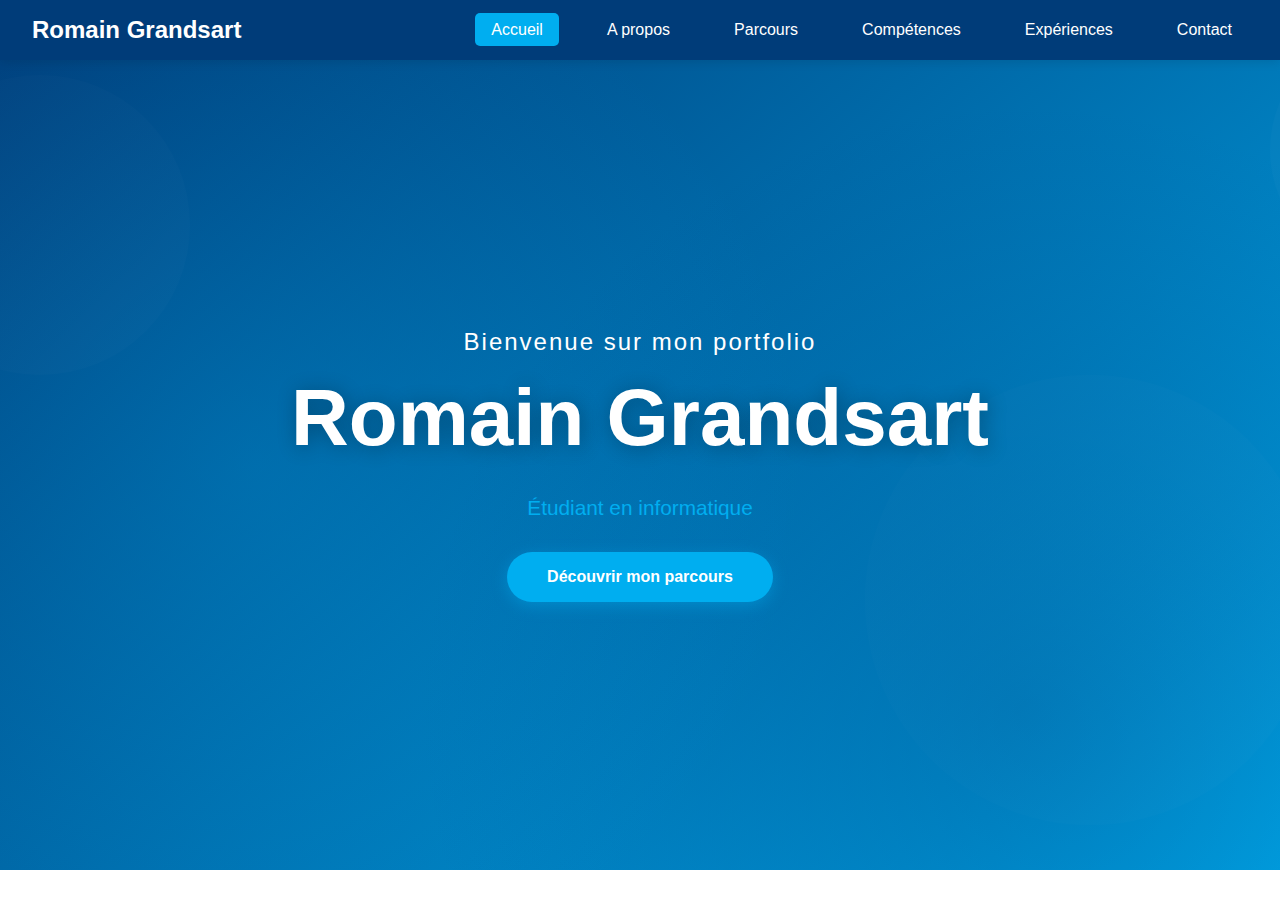
<file: index.html>
<!DOCTYPE html>
<html lang="fr">
<head>
  <meta charset="UTF-8">
  <meta name="viewport" content="width=device-width, initial-scale=1.0">
  <title>Portfolio - Romain Grandsart</title>
  <link rel="stylesheet" href="style.css">
</head>
<body>
  <!-- Navigation -->
  <nav>
    <div class="logo">Romain Grandsart</div>
    <ul>
      <li><a href="index.html" class="active">Accueil</a></li>
      <li><a href="apropos.html">A propos</a></li>
      <li><a href="parcours.html">Parcours</a></li>
      <li><a href="competences.html">Compétences</a></li>
      <li><a href="experiences.html">Expériences</a></li>
      <li><a href="contact.html">Contact</a></li>
    </ul>
  </nav>

  <!-- Hero Section -->
  <section class="hero">
    <div class="hero-content">
      <p class="hero-welcome">Bienvenue sur mon portfolio</p>
      <h1>Romain Grandsart</h1>
      <p class="hero-subtitle">Étudiant en informatique</p>
      <a href="apropos.html" class="cta-button">Découvrir mon parcours</a>
    </div>
  </section>

</body>
</html>
</file>
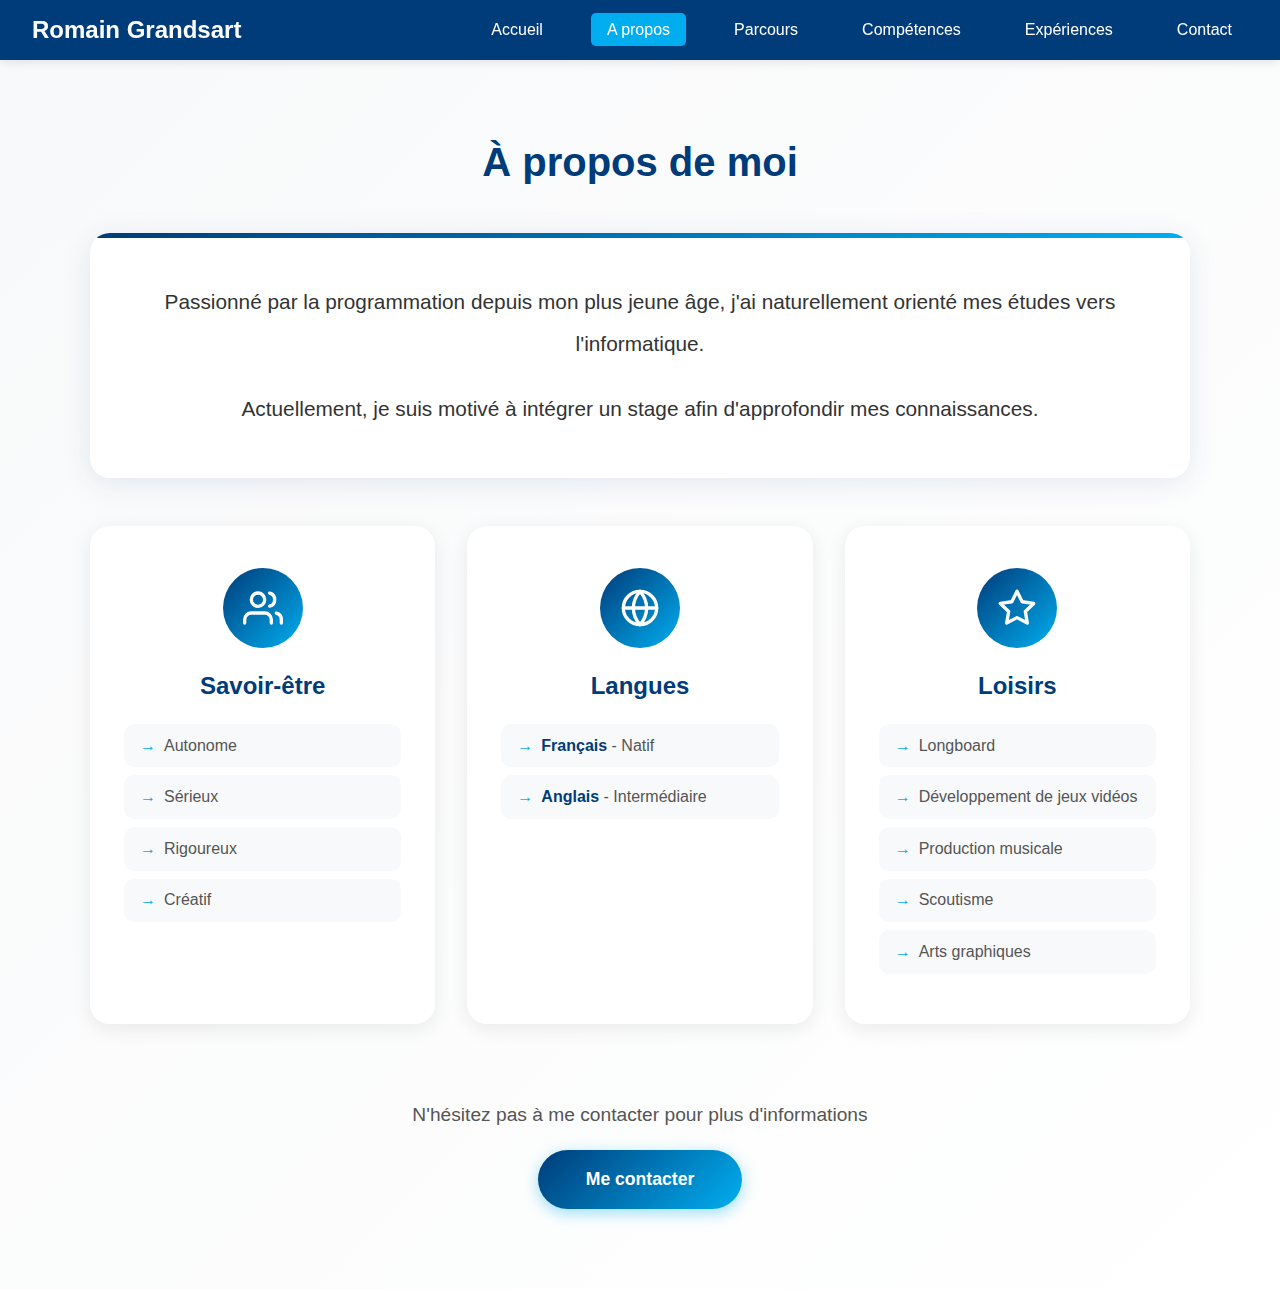
<file: apropos.html>
<!DOCTYPE html>
<html lang="fr">
<head>
  <meta charset="UTF-8">
  <meta name="viewport" content="width=device-width, initial-scale=1.0">
  <title>À propos - Romain Grandsart</title>
  <link rel="stylesheet" href="style.css">
  <link rel="stylesheet" href="apropos.css">
</head>
<body>
  <!-- Navigation -->
  <nav>
    <div class="logo">Romain Grandsart</div>
    <ul>
      <li><a href="index.html">Accueil</a></li>
      <li><a href="apropos.html" class="active">A propos</a></li>
      <li><a href="parcours.html">Parcours</a></li>
      <li><a href="competences.html">Compétences</a></li>
      <li><a href="experiences.html">Expériences</a></li>
      <li><a href="contact.html">Contact</a></li>
    </ul>
  </nav>

  <!-- À propos Section -->
  <section class="apropos-section">
    <div class="container">
      <h2 class="section-title">À propos de moi</h2>
      
      <div class="apropos-content">
        <div class="apropos-text">
          <p class="intro-text">
            Passionné par la programmation depuis mon plus jeune âge, j'ai naturellement orienté mes études vers l'informatique.
          </p>
          <p class="intro-text">
            Actuellement, je suis motivé à intégrer un stage afin d'approfondir mes connaissances.
          </p>
        </div>

        <div class="apropos-cards">
          <!-- Card Savoir-être -->
          <div class="info-card">
            <div class="card-icon">
              <svg xmlns="http://www.w3.org/2000/svg" width="40" height="40" viewBox="0 0 24 24" fill="none" stroke="currentColor" stroke-width="2" stroke-linecap="round" stroke-linejoin="round">
                <path d="M17 21v-2a4 4 0 0 0-4-4H5a4 4 0 0 0-4 4v2"></path>
                <circle cx="9" cy="7" r="4"></circle>
                <path d="M23 21v-2a4 4 0 0 0-3-3.87"></path>
                <path d="M16 3.13a4 4 0 0 1 0 7.75"></path>
              </svg>
            </div>
            <h3>Savoir-être</h3>
            <ul>
              <li>Autonome</li>
              <li>Sérieux</li>
              <li>Rigoureux</li>
              <li>Créatif</li>
            </ul>
          </div>

          <!-- Card Langues -->
          <div class="info-card">
            <div class="card-icon">
              <svg xmlns="http://www.w3.org/2000/svg" width="40" height="40" viewBox="0 0 24 24" fill="none" stroke="currentColor" stroke-width="2" stroke-linecap="round" stroke-linejoin="round">
                <circle cx="12" cy="12" r="10"></circle>
                <line x1="2" y1="12" x2="22" y2="12"></line>
                <path d="M12 2a15.3 15.3 0 0 1 4 10 15.3 15.3 0 0 1-4 10 15.3 15.3 0 0 1-4-10 15.3 15.3 0 0 1 4-10z"></path>
              </svg>
            </div>
            <h3>Langues</h3>
            <ul>
              <li><strong>Français</strong> - Natif</li>
              <li><strong>Anglais</strong> - Intermédiaire</li>
            </ul>
          </div>

          <!-- Card Loisirs -->
          <div class="info-card">
            <div class="card-icon">
              <svg xmlns="http://www.w3.org/2000/svg" width="40" height="40" viewBox="0 0 24 24" fill="none" stroke="currentColor" stroke-width="2" stroke-linecap="round" stroke-linejoin="round">
                <polygon points="12 2 15.09 8.26 22 9.27 17 14.14 18.18 21.02 12 17.77 5.82 21.02 7 14.14 2 9.27 8.91 8.26 12 2"></polygon>
              </svg>
            </div>
            <h3>Loisirs</h3>
            <ul>
              <li>Longboard</li>
              <li>Développement de jeux vidéos</li>
              <li>Production musicale</li>
              <li>Scoutisme</li>
              <li>Arts graphiques</li>
            </ul>
          </div>
        </div>

        <div class="cta-section">
          <p class="cta-text">N'hésitez pas à me contacter pour plus d'informations</p>
          <a href="contact.html" class="cta-button-apropos">Me contacter</a>
        </div>
      </div>
    </div>
  </section>

</body>
</html>
</file>
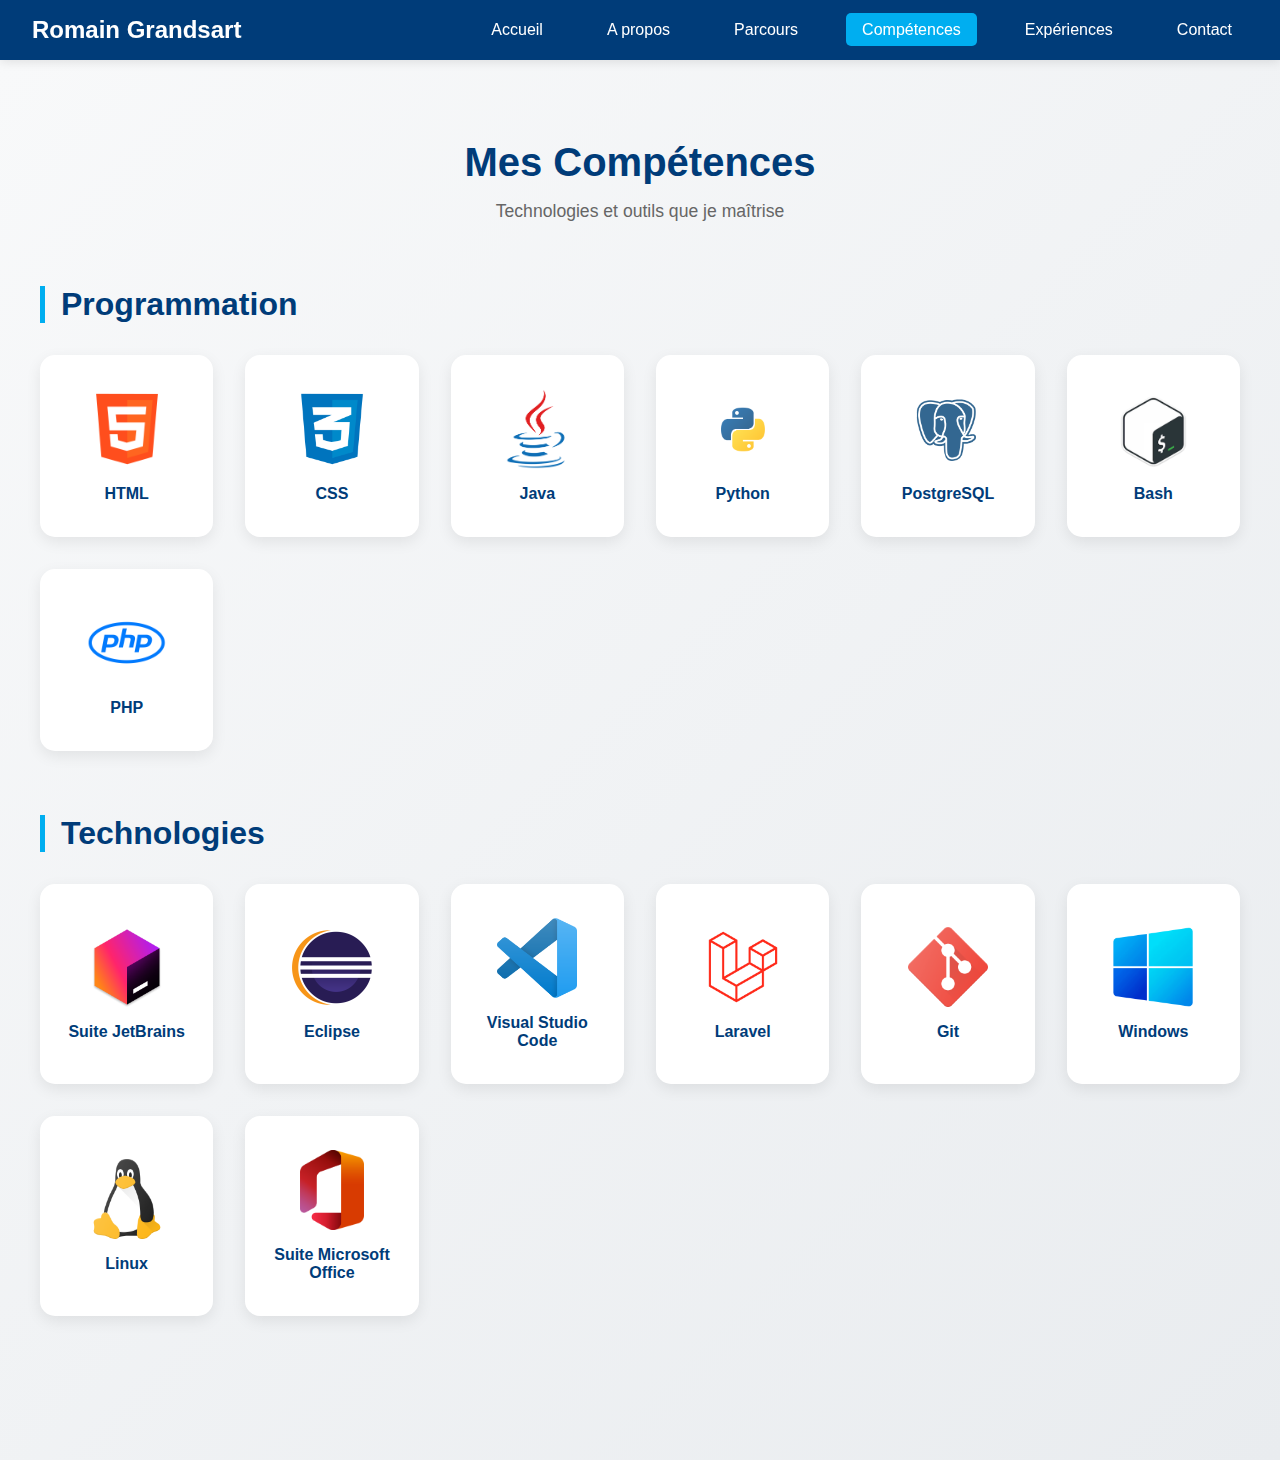
<file: competences.html>
<!DOCTYPE html>
<html lang="fr">
<head>
  <meta charset="UTF-8">
  <meta name="viewport" content="width=device-width, initial-scale=1.0">
  <title>Compétences - Romain Grandsart</title>
  <link rel="stylesheet" href="style.css">
  <link rel="stylesheet" href="competences.css">
</head>
<body>
  <!-- Navigation -->
  <nav>
    <div class="logo">Romain Grandsart</div>
    <ul>
      <li><a href="index.html">Accueil</a></li>
      <li><a href="apropos.html">A propos</a></li>
      <li><a href="parcours.html">Parcours</a></li>
      <li><a href="competences.html" class="active">Compétences</a></li>
      <li><a href="experiences.html">Expériences</a></li>
      <li><a href="contact.html">Contact</a></li>
    </ul>
  </nav>

  <!-- Compétences Section -->
  <section class="competences-section">
    <div class="container">
      <h2 class="section-title">Mes Compétences</h2>
      <p class="section-subtitle">Technologies et outils que je maîtrise</p>
      
      <!-- Programmation -->
      <div class="competences-category">
        <h3 class="category-title">Programmation</h3>
        <div class="competences-grid">
          <div class="competence-card">
            <img src="images/html.png" alt="HTML" class="competence-icon">
            <p>HTML</p>
          </div>
          <div class="competence-card">
            <img src="images/css.png" alt="CSS" class="competence-icon">
            <p>CSS</p>
          </div>
          <div class="competence-card">
            <img src="images/java.png" alt="Java" class="competence-icon">
            <p>Java</p>
          </div>
          <div class="competence-card">
            <img src="images/python.png" alt="Python" class="competence-icon">
            <p>Python</p>
          </div>
          <div class="competence-card">
            <img src="images/postgresql.png" alt="PostgreSQL" class="competence-icon">
            <p>PostgreSQL</p>
          </div>
          <div class="competence-card">
            <img src="images/bash.png" alt="Bash" class="competence-icon">
            <p>Bash</p>
          </div>
          <div class="competence-card">
            <img src="images/php.png" alt="PHP" class="competence-icon">
            <p>PHP</p>
          </div>
        </div>
      </div>

      <!-- Technologies -->
      <div class="competences-category">
        <h3 class="category-title">Technologies</h3>
        <div class="competences-grid">
          <div class="competence-card">
            <img src="images/jetbrains.png" alt="Suite JetBrains" class="competence-icon">
            <p>Suite JetBrains</p>
          </div>
          <div class="competence-card">
            <img src="images/eclipse.png" alt="Eclipse" class="competence-icon">
            <p>Eclipse</p>
          </div>
          <div class="competence-card">
            <img src="images/vscode.png" alt="Visual Studio Code" class="competence-icon">
            <p>Visual Studio Code</p>
          </div>
          <div class="competence-card">
            <img src="images/laravel.png" alt="Laravel" class="competence-icon">
            <p>Laravel</p>
          </div>
          <div class="competence-card">
            <img src="images/git.png" alt="Git" class="competence-icon">
            <p>Git</p>
          </div>
          <div class="competence-card">
            <img src="images/windows.png" alt="Windows" class="competence-icon">
            <p>Windows</p>
          </div>
          <div class="competence-card">
            <img src="images/linux.png" alt="Linux" class="competence-icon">
            <p>Linux</p>
          </div>
          <div class="competence-card">
            <img src="images/office.png" alt="Suite Microsoft Office" class="competence-icon">
            <p>Suite Microsoft Office</p>
          </div>
        </div>
      </div>

    </div>
  </section>

</body>
</html>
</file>
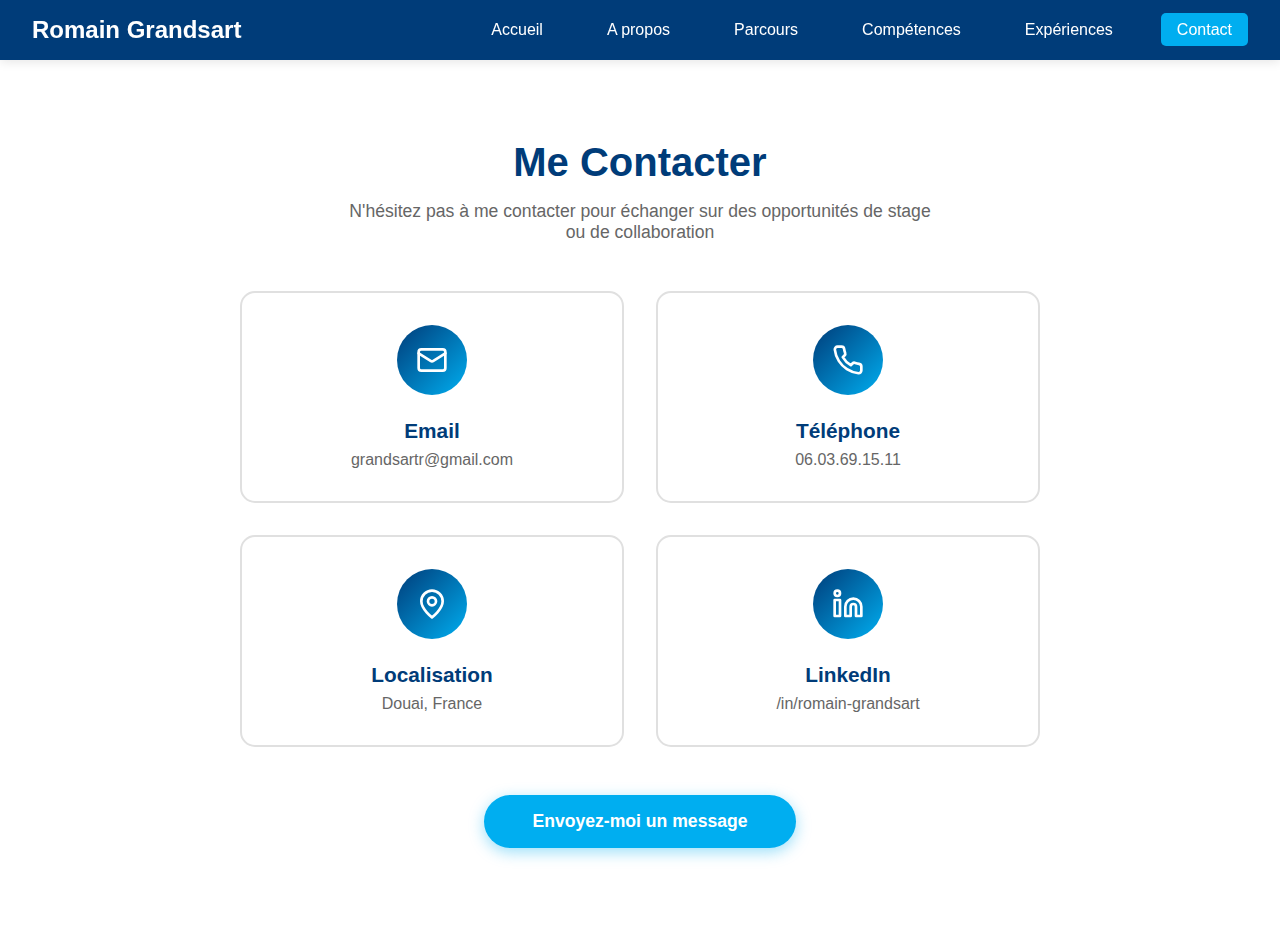
<file: contact.html>
<!DOCTYPE html>
<html lang="fr">
<head>
  <meta charset="UTF-8">
  <meta name="viewport" content="width=device-width, initial-scale=1.0">
  <title>Contact - Romain Grandsart</title>
  <link rel="stylesheet" href="style.css">
</head>
<body>
  <!-- Navigation -->
  <nav>
    <div class="logo">Romain Grandsart</div>
    <ul>
      <li><a href="index.html">Accueil</a></li>
      <li><a href="apropos.html">A propos</a></li>
      <li><a href="parcours.html">Parcours</a></li>
      <li><a href="competences.html">Compétences</a></li>
      <li><a href="experiences.html">Expériences</a></li>
      <li><a href="contact.html" class="active">Contact</a></li>
    </ul>
  </nav>

  <!-- Contact Section -->
  <section class="contact-section">
    <div class="container">
      <h2 class="section-title">Me Contacter</h2>
      <p class="section-subtitle">N'hésitez pas à me contacter pour échanger sur des opportunités de stage ou de collaboration</p>
      
      <div class="contact-grid">
        <!-- Email Card -->
        <a href="mailto:grandsartr@gmail.com" class="contact-card">
          <div class="icon-wrapper">
            <svg xmlns="http://www.w3.org/2000/svg" width="32" height="32" viewBox="0 0 24 24" fill="none" stroke="currentColor" stroke-width="2" stroke-linecap="round" stroke-linejoin="round">
              <rect x="2" y="4" width="20" height="16" rx="2"/>
              <path d="m22 7-8.97 5.7a1.94 1.94 0 0 1-2.06 0L2 7"/>
            </svg>
          </div>
          <h3>Email</h3>
          <p>grandsartr@gmail.com</p>
        </a>

        <!-- Phone Card -->
        <a href="tel:+33603691511" class="contact-card">
          <div class="icon-wrapper">
            <svg xmlns="http://www.w3.org/2000/svg" width="32" height="32" viewBox="0 0 24 24" fill="none" stroke="currentColor" stroke-width="2" stroke-linecap="round" stroke-linejoin="round">
              <path d="M22 16.92v3a2 2 0 0 1-2.18 2 19.79 19.79 0 0 1-8.63-3.07 19.5 19.5 0 0 1-6-6 19.79 19.79 0 0 1-3.07-8.67A2 2 0 0 1 4.11 2h3a2 2 0 0 1 2 1.72 12.84 12.84 0 0 0 .7 2.81 2 2 0 0 1-.45 2.11L8.09 9.91a16 16 0 0 0 6 6l1.27-1.27a2 2 0 0 1 2.11-.45 12.84 12.84 0 0 0 2.81.7A2 2 0 0 1 22 16.92z"/>
            </svg>
          </div>
          <h3>Téléphone</h3>
          <p>06.03.69.15.11</p>
        </a>

        <!-- Location Card -->
        <div class="contact-card location-card">
          <div class="icon-wrapper">
            <svg xmlns="http://www.w3.org/2000/svg" width="32" height="32" viewBox="0 0 24 24" fill="none" stroke="currentColor" stroke-width="2" stroke-linecap="round" stroke-linejoin="round">
              <path d="M20 10c0 6-8 12-8 12s-8-6-8-12a8 8 0 0 1 16 0Z"/>
              <circle cx="12" cy="10" r="3"/>
            </svg>
          </div>
          <h3>Localisation</h3>
          <p>Douai, France</p>
        </div>

        <!-- LinkedIn Card -->
        <a href="https://linkedin.com/in/romain-grandsart" target="_blank" rel="noopener noreferrer" class="contact-card">
          <div class="icon-wrapper">
            <svg xmlns="http://www.w3.org/2000/svg" width="32" height="32" viewBox="0 0 24 24" fill="none" stroke="currentColor" stroke-width="2" stroke-linecap="round" stroke-linejoin="round">
              <path d="M16 8a6 6 0 0 1 6 6v7h-4v-7a2 2 0 0 0-2-2 2 2 0 0 0-2 2v7h-4v-7a6 6 0 0 1 6-6z"/>
              <rect x="2" y="9" width="4" height="12"/>
              <circle cx="4" cy="4" r="2"/>
            </svg>
          </div>
          <h3>LinkedIn</h3>
          <p>/in/romain-grandsart</p>
        </a>

      </div>

      <div class="cta-section">
        <a href="mailto:grandsartr@gmail.com" class="cta-button-contact">Envoyez-moi un message</a>
      </div>
    </div>
  </section>

</body>
</html>
</file>
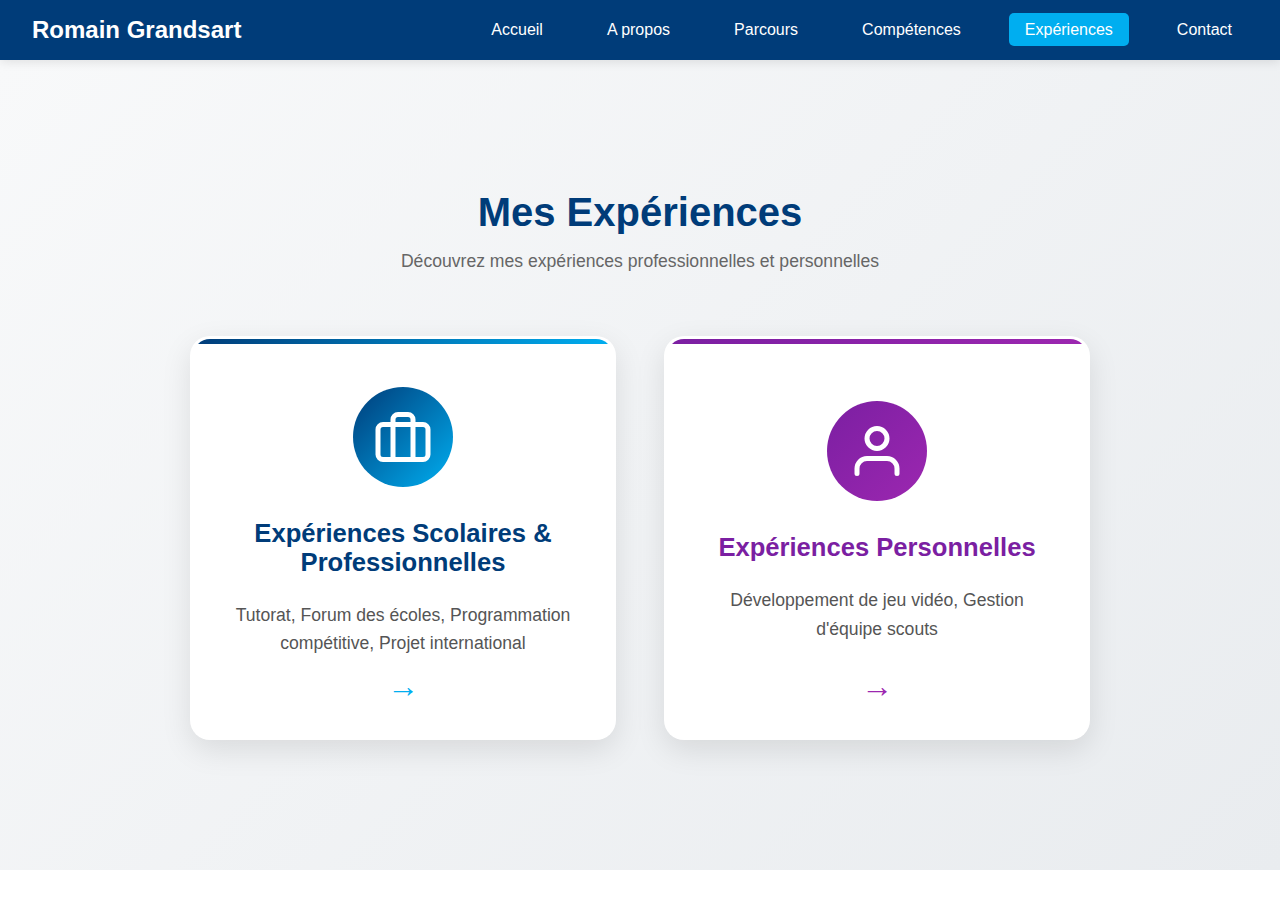
<file: experiences.html>
<!DOCTYPE html>
<html lang="fr">
<head>
  <meta charset="UTF-8">
  <meta name="viewport" content="width=device-width, initial-scale=1.0">
  <title>Expériences - Romain Grandsart</title>
  <link rel="stylesheet" href="style.css">
  <link rel="stylesheet" href="experiences.css">
</head>
<body>
  <!-- Navigation -->
  <nav>
    <div class="logo">Romain Grandsart</div>
    <ul>
      <li><a href="index.html">Accueil</a></li>
      <li><a href="apropos.html">A propos</a></li>
      <li><a href="parcours.html">Parcours</a></li>
      <li><a href="competences.html">Compétences</a></li>
      <li><a href="experiences.html" class="active">Expériences</a></li>
      <li><a href="contact.html">Contact</a></li>
    </ul>
  </nav>

  <!-- Expériences Section -->
  <section class="experiences-section">
    <div class="container">
      <h2 class="section-title">Mes Expériences</h2>
      <p class="section-subtitle">Découvrez mes expériences professionnelles et personnelles</p>
      
      <div class="experiences-choice">
        <!-- Carte Expériences Scolaires/Professionnelles -->
        <a href="experiences-professionnelles.html" class="experience-choice-card pro">
          <div class="card-icon">
            <svg xmlns="http://www.w3.org/2000/svg" width="60" height="60" viewBox="0 0 24 24" fill="none" stroke="currentColor" stroke-width="2" stroke-linecap="round" stroke-linejoin="round">
              <rect x="2" y="7" width="20" height="14" rx="2" ry="2"></rect>
              <path d="M16 21V5a2 2 0 0 0-2-2h-4a2 2 0 0 0-2 2v16"></path>
            </svg>
          </div>
          <h3>Expériences Scolaires & Professionnelles</h3>
          <p>Tutorat, Forum des écoles, Programmation compétitive, Projet international</p>
          <div class="card-arrow">→</div>
        </a>

        <!-- Carte Expériences Personnelles -->
        <a href="experiences-personnelles.html" class="experience-choice-card perso">
          <div class="card-icon">
            <svg xmlns="http://www.w3.org/2000/svg" width="60" height="60" viewBox="0 0 24 24" fill="none" stroke="currentColor" stroke-width="2" stroke-linecap="round" stroke-linejoin="round">
              <path d="M20 21v-2a4 4 0 0 0-4-4H8a4 4 0 0 0-4 4v2"></path>
              <circle cx="12" cy="7" r="4"></circle>
            </svg>
          </div>
          <h3>Expériences Personnelles</h3>
          <p>Développement de jeu vidéo, Gestion d'équipe scouts</p>
          <div class="card-arrow">→</div>
        </a>
      </div>
    </div>
  </section>

</body>
</html>
</file>
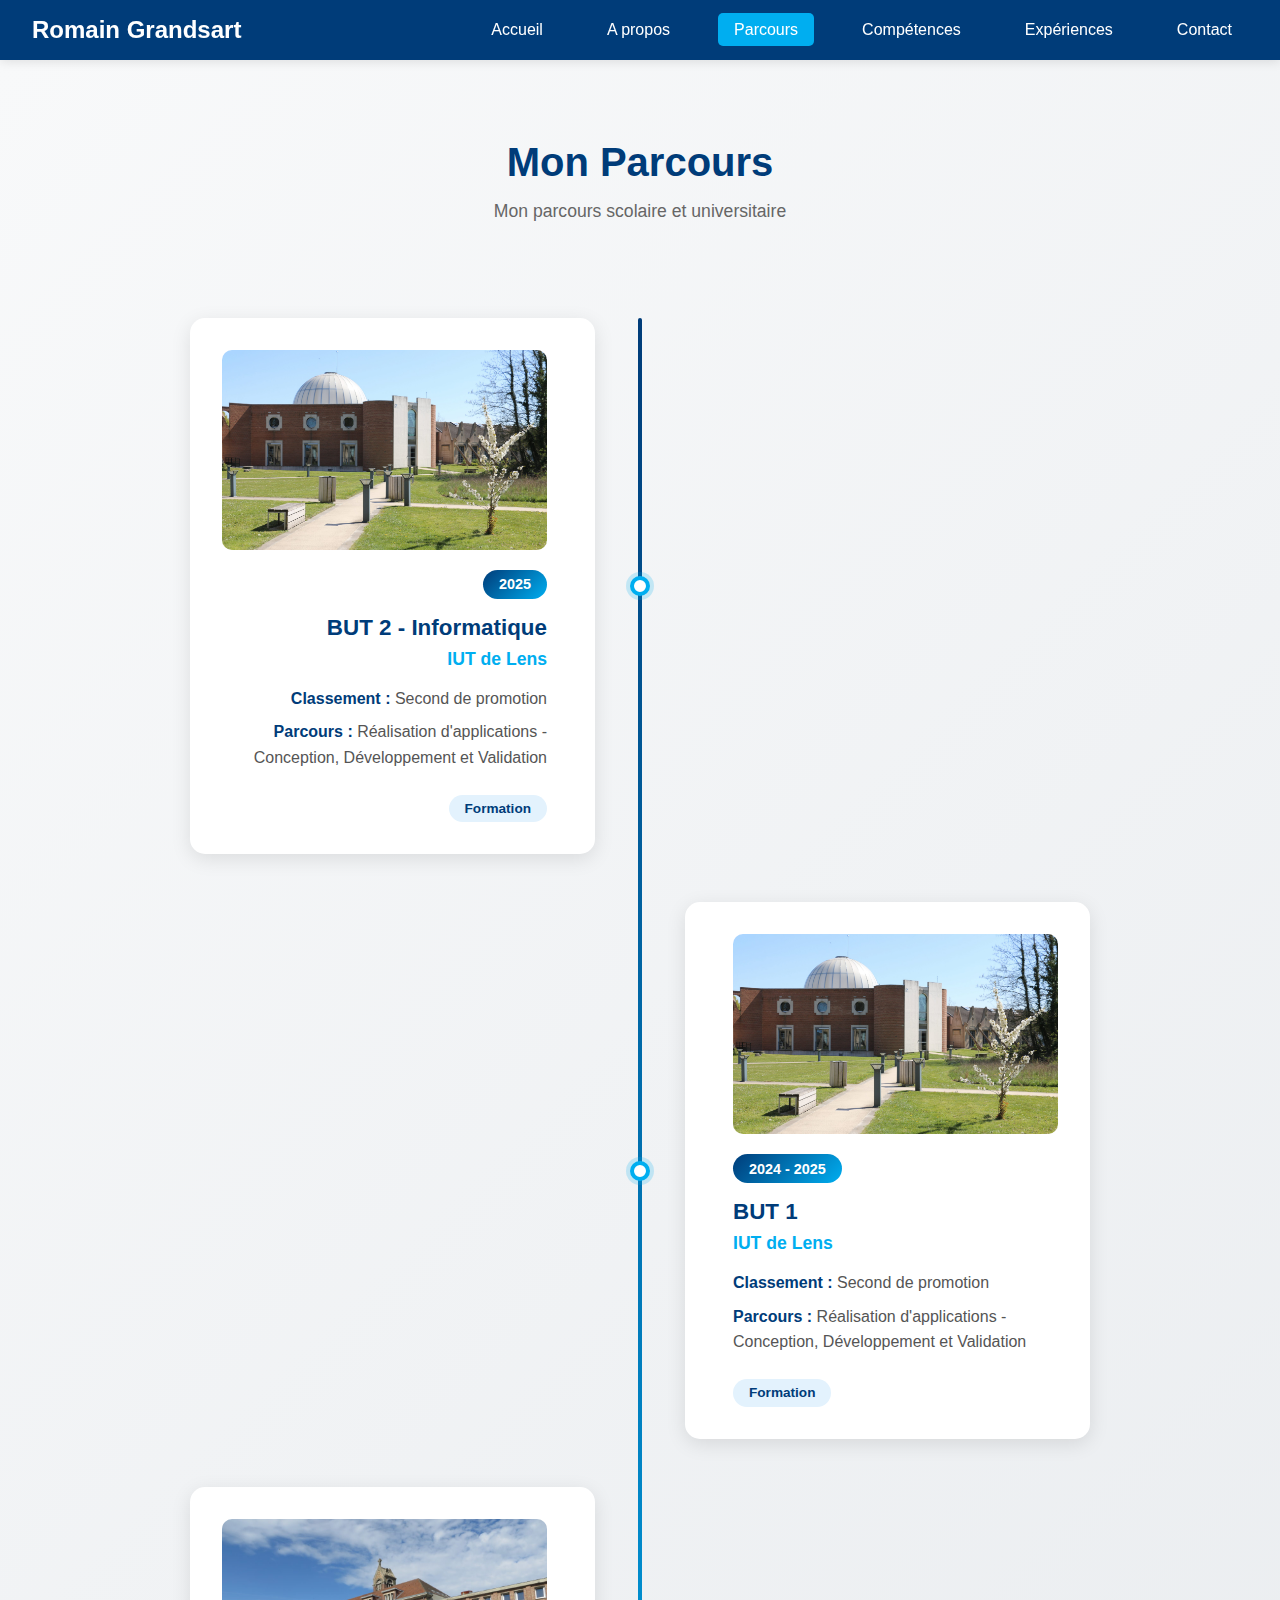
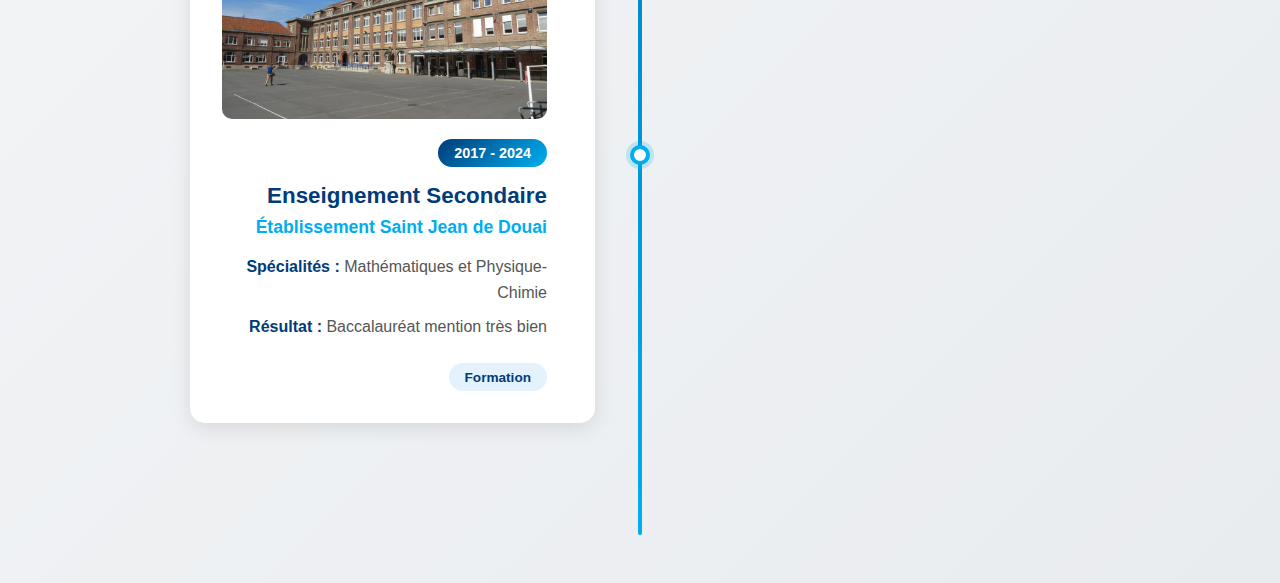
<file: parcours.html>
<!DOCTYPE html>
<html lang="fr">
<head>
  <meta charset="UTF-8">
  <meta name="viewport" content="width=device-width, initial-scale=1.0">
  <title>Parcours - Romain Grandsart</title>
  <link rel="stylesheet" href="style.css">
  <link rel="stylesheet" href="parcours.css">
</head>
<body>
  <!-- Navigation -->
  <nav>
    <div class="logo">Romain Grandsart</div>
    <ul>
      <li><a href="index.html">Accueil</a></li>
      <li><a href="apropos.html">A propos</a></li>
      <li><a href="parcours.html" class="active">Parcours</a></li>
      <li><a href="competences.html">Compétences</a></li>
      <li><a href="experiences.html">Expériences</a></li>
      <li><a href="contact.html">Contact</a></li>
    </ul>
  </nav>

  <!-- Parcours Section -->
  <section class="parcours-section">
    <div class="container">
      <h2 class="section-title">Mon Parcours</h2>
      <p class="section-subtitle">Mon parcours scolaire et universitaire</p>
      
      <div class="timeline">
        
        <!-- 2025 - BUT 2 -->
        <div class="timeline-item">
          <div class="timeline-dot"></div>
          <div class="timeline-content">
            <img src="images/iutLens.jpg" alt="IUT de Lens" class="timeline-image">
            <div class="timeline-date">2025</div>
            <h3>BUT 2 - Informatique</h3>
            <h4>IUT de Lens</h4>
            <p><strong>Classement :</strong> Second de promotion</p>
            <p><strong>Parcours :</strong> Réalisation d'applications - Conception, Développement et Validation</p>
            <div class="timeline-badge formation">Formation</div>
          </div>
        </div>

        <!-- 2024-2025 - BUT 1 -->
        <div class="timeline-item">
          <div class="timeline-dot"></div>
          <div class="timeline-content">
            <img src="images/iutLens.jpg" alt="IUT de Lens" class="timeline-image">
            <div class="timeline-date">2024 - 2025</div>
            <h3>BUT 1</h3>
            <h4>IUT de Lens</h4>
            <p><strong>Classement :</strong> Second de promotion</p>
            <p><strong>Parcours :</strong> Réalisation d'applications - Conception, Développement et Validation</p>
            <div class="timeline-badge formation">Formation</div>
          </div>
        </div>

        <!-- 2017-2024 - Baccalauréat -->
        <div class="timeline-item">
          <div class="timeline-dot"></div>
          <div class="timeline-content">
            <img src="images/saintJean.jpg" alt="Établissement Saint Jean de Douai" class="timeline-image">
            <div class="timeline-date">2017 - 2024</div>
            <h3>Enseignement Secondaire</h3>
            <h4>Établissement Saint Jean de Douai</h4>
            <p><strong>Spécialités :</strong> Mathématiques et Physique-Chimie</p>
            <p><strong>Résultat :</strong> Baccalauréat mention très bien</p>
            <div class="timeline-badge formation">Formation</div>
          </div>
        </div>

      </div>
    </div>
  </section>

</body>
</html>
</file>
<file: apropos.css>
/* À propos Section */
.apropos-section {
  padding: 5rem 2rem;
  background: linear-gradient(135deg, #f8f9fa 0%, #ffffff 100%);
  min-height: 90vh;
}

.apropos-section .container {
  max-width: 1100px;
  margin: 0 auto;
}

.apropos-section .section-title {
  font-family: 'Montserrat', sans-serif;
  font-size: 2.5rem;
  color: #003C79;
  text-align: center;
  margin-bottom: 3rem;
  font-weight: 700;
}

/* Contenu À propos */
.apropos-content {
  display: flex;
  flex-direction: column;
  gap: 3rem;
}

/* Texte d'introduction */
.apropos-text {
  background: #ffffff;
  padding: 3rem;
  border-radius: 20px;
  box-shadow: 0 5px 30px rgba(0, 60, 121, 0.1);
  text-align: center;
  position: relative;
  overflow: hidden;
}

.apropos-text::before {
  content: '';
  position: absolute;
  top: 0;
  left: 0;
  width: 100%;
  height: 5px;
  background: linear-gradient(90deg, #003C79, #00AEF0);
}

.intro-text {
  font-size: 1.3rem;
  line-height: 2;
  color: #333;
  margin-bottom: 1.5rem;
}

.intro-text:last-child {
  margin-bottom: 0;
}

/* Cartes d'informations */
.apropos-cards {
  display: grid;
  grid-template-columns: repeat(auto-fit, minmax(300px, 1fr));
  gap: 2rem;
}

.info-card {
  background: #ffffff;
  padding: 2.5rem 2rem;
  border-radius: 20px;
  box-shadow: 0 5px 20px rgba(0, 0, 0, 0.08);
  transition: all 0.3s ease;
  text-align: center;
  border: 2px solid transparent;
}

.info-card:hover {
  transform: translateY(-10px);
  box-shadow: 0 15px 40px rgba(0, 174, 240, 0.2);
  border-color: #00AEF0;
}

.card-icon {
  width: 80px;
  height: 80px;
  background: linear-gradient(135deg, #003C79, #00AEF0);
  border-radius: 50%;
  display: flex;
  align-items: center;
  justify-content: center;
  margin: 0 auto 1.5rem;
  transition: all 0.3s ease;
}

.info-card:hover .card-icon {
  transform: rotate(360deg) scale(1.1);
}

.card-icon svg {
  color: #ffffff;
}

.info-card h3 {
  font-family: 'Montserrat', sans-serif;
  font-size: 1.5rem;
  color: #003C79;
  margin-bottom: 1.5rem;
  font-weight: 700;
}

.info-card ul {
  list-style: none;
  text-align: left;
  padding: 0;
}

.info-card ul li {
  padding: 0.8rem 1rem;
  margin-bottom: 0.5rem;
  background: #f8f9fa;
  border-radius: 10px;
  color: #555;
  font-size: 1rem;
  transition: all 0.3s ease;
  position: relative;
  padding-left: 2.5rem;
}

.info-card ul li::before {
  content: '→';
  position: absolute;
  left: 1rem;
  color: #00AEF0;
  font-weight: bold;
  transition: all 0.3s ease;
}

.info-card ul li:hover {
  background: #e3f2fd;
  transform: translateX(5px);
  color: #003C79;
}

.info-card ul li:hover::before {
  color: #003C79;
}

.info-card ul li strong {
  color: #003C79;
  font-weight: 600;
}

/* CTA Section */
.cta-section {
  text-align: center;
  margin-top: 2rem;
}

.cta-text {
  font-size: 1.2rem;
  color: #555;
  margin-bottom: 1.5rem;
  font-weight: 500;
}

.cta-button-apropos {
  display: inline-block;
  padding: 1.2rem 3rem;
  background: linear-gradient(135deg, #003C79, #00AEF0);
  color: #ffffff;
  text-decoration: none;
  font-weight: 600;
  border-radius: 50px;
  transition: all 0.3s ease;
  box-shadow: 0 4px 15px rgba(0, 174, 240, 0.4);
  font-size: 1.1rem;
}

.cta-button-apropos:hover {
  transform: translateY(-3px);
  box-shadow: 0 8px 25px rgba(0, 174, 240, 0.6);
  background: linear-gradient(135deg, #00AEF0, #003C79);
}

/* Responsive */
@media (max-width: 768px) {
  .apropos-section {
    padding: 3rem 1rem;
  }

  .apropos-section .section-title {
    font-size: 2rem;
  }

  .apropos-text {
    padding: 2rem;
  }

  .intro-text {
    font-size: 1.1rem;
    line-height: 1.8;
  }

  .apropos-cards {
    grid-template-columns: 1fr;
  }

  .info-card {
    padding: 2rem 1.5rem;
  }
}

@media (max-width: 480px) {
  .intro-text {
    font-size: 1rem;
  }

  .cta-button-apropos {
    padding: 1rem 2rem;
    font-size: 1rem;
  }
}
</file>
<file: competences.css>
/* Compétences Section */
.competences-section {
  padding: 5rem 2rem;
  background: linear-gradient(135deg, #f8f9fa 0%, #e9ecef 100%);
  min-height: 90vh;
}

.competences-section .container {
  max-width: 1200px;
  margin: 0 auto;
}

.competences-section .section-title {
  font-family: 'Montserrat', sans-serif;
  font-size: 2.5rem;
  color: #003C79;
  text-align: center;
  margin-bottom: 1rem;
  font-weight: 700;
}

.competences-section .section-subtitle {
  text-align: center;
  color: #666;
  font-size: 1.1rem;
  margin-bottom: 4rem;
}

/* Catégories de compétences */
.competences-category {
  margin-bottom: 4rem;
}

.category-title {
  font-family: 'Montserrat', sans-serif;
  font-size: 2rem;
  color: #003C79;
  margin-bottom: 2rem;
  padding-left: 1rem;
  border-left: 5px solid #00AEF0;
  font-weight: 700;
}

/* Grille des compétences */
.competences-grid {
  display: grid;
  grid-template-columns: repeat(auto-fill, minmax(150px, 1fr));
  gap: 2rem;
}

/* Carte de compétence */
.competence-card {
  background: #ffffff;
  border-radius: 15px;
  padding: 2rem 1.5rem;
  text-align: center;
  transition: all 0.3s ease;
  box-shadow: 0 5px 15px rgba(0, 0, 0, 0.08);
  border: 2px solid transparent;
  display: flex;
  flex-direction: column;
  align-items: center;
  justify-content: center;
  min-height: 180px;
}

.competence-card:hover {
  transform: translateY(-10px) scale(1.05);
  box-shadow: 0 15px 30px rgba(0, 174, 240, 0.3);
  border-color: #00AEF0;
}

/* Icône de compétence */
.competence-icon {
  width: 80px;
  height: 80px;
  object-fit: contain;
  margin-bottom: 1rem;
  transition: transform 0.3s ease;
}

.competence-card:hover .competence-icon {
  transform: scale(1.1) rotate(5deg);
}

/* Texte de compétence */
.competence-card p {
  font-family: 'Montserrat', sans-serif;
  font-size: 1rem;
  color: #003C79;
  font-weight: 600;
  margin: 0;
}

/* Responsive */
@media (max-width: 768px) {
  .competences-section {
    padding: 3rem 1rem;
  }

  .competences-section .section-title {
    font-size: 2rem;
  }

  .category-title {
    font-size: 1.5rem;
  }

  .competences-grid {
    grid-template-columns: repeat(auto-fill, minmax(120px, 1fr));
    gap: 1.5rem;
  }

  .competence-card {
    padding: 1.5rem 1rem;
    min-height: 150px;
  }

  .competence-icon {
    width: 60px;
    height: 60px;
  }

  .competence-card p {
    font-size: 0.9rem;
  }
}

@media (max-width: 480px) {
  .competences-grid {
    grid-template-columns: repeat(2, 1fr);
    gap: 1rem;
  }

  .competence-card {
    padding: 1rem;
    min-height: 130px;
  }

  .competence-icon {
    width: 50px;
    height: 50px;
  }
}
</file>
<file: experiences.css>
/* Expériences Section */
.experiences-section {
  padding: 5rem 2rem;
  background: linear-gradient(135deg, #f8f9fa 0%, #e9ecef 100%);
  min-height: 90vh;
  display: flex;
  align-items: center;
}

.experiences-section .container {
  max-width: 1200px;
  margin: 0 auto;
  width: 100%;
}

.experiences-section .section-title {
  font-family: 'Montserrat', sans-serif;
  font-size: 2.5rem;
  color: #003C79;
  text-align: center;
  margin-bottom: 1rem;
  font-weight: 700;
}

.experiences-section .section-subtitle {
  text-align: center;
  color: #666;
  font-size: 1.1rem;
  margin-bottom: 4rem;
}

/* Grille de choix */
.experiences-choice {
  display: grid;
  grid-template-columns: repeat(auto-fit, minmax(350px, 1fr));
  gap: 3rem;
  max-width: 900px;
  margin: 0 auto;
}

/* Carte de choix */
.experience-choice-card {
  background: #ffffff;
  border-radius: 20px;
  padding: 3rem 2.5rem;
  text-align: center;
  transition: all 0.4s ease;
  box-shadow: 0 10px 30px rgba(0, 0, 0, 0.1);
  border: 3px solid transparent;
  text-decoration: none;
  color: inherit;
  position: relative;
  overflow: hidden;
  min-height: 400px;
  display: flex;
  flex-direction: column;
  justify-content: center;
  cursor: pointer;
}

.experience-choice-card::before {
  content: '';
  position: absolute;
  top: 0;
  left: 0;
  width: 100%;
  height: 5px;
  transition: height 0.4s ease;
}

.experience-choice-card.pro::before {
  background: linear-gradient(90deg, #003C79, #00AEF0);
}

.experience-choice-card.perso::before {
  background: linear-gradient(90deg, #7b1fa2, #9c27b0);
}

.experience-choice-card:hover {
  transform: translateY(-15px) scale(1.02);
  box-shadow: 0 20px 50px rgba(0, 174, 240, 0.3);
}

.experience-choice-card.pro:hover {
  border-color: #00AEF0;
}

.experience-choice-card.perso:hover {
  border-color: #9c27b0;
}

.experience-choice-card:hover::before {
  height: 100%;
  opacity: 0.05;
}

/* Icône */
.card-icon {
  width: 100px;
  height: 100px;
  margin: 0 auto 2rem;
  display: flex;
  align-items: center;
  justify-content: center;
  border-radius: 50%;
  transition: all 0.4s ease;
}

.experience-choice-card.pro .card-icon {
  background: linear-gradient(135deg, #003C79, #00AEF0);
}

.experience-choice-card.perso .card-icon {
  background: linear-gradient(135deg, #7b1fa2, #9c27b0);
}

.card-icon svg {
  color: #ffffff;
}

.experience-choice-card:hover .card-icon {
  transform: rotate(360deg) scale(1.1);
}

/* Texte */
.experience-choice-card h3 {
  font-family: 'Montserrat', sans-serif;
  font-size: 1.6rem;
  color: #003C79;
  margin-bottom: 1.5rem;
  font-weight: 700;
}

.experience-choice-card.perso h3 {
  color: #7b1fa2;
}

.experience-choice-card p {
  color: #555;
  font-size: 1.1rem;
  line-height: 1.6;
  margin-bottom: 2rem;
}

/* Flèche */
.card-arrow {
  font-size: 2rem;
  font-weight: bold;
  transition: all 0.3s ease;
  position: absolute;
  bottom: 2rem;
  left: 50%;
  transform: translateX(-50%);
}

.experience-choice-card.pro .card-arrow {
  color: #00AEF0;
}

.experience-choice-card.perso .card-arrow {
  color: #9c27b0;
}

.experience-choice-card:hover .card-arrow {
  transform: translateX(-50%) translateX(10px);
}

/* Responsive */
@media (max-width: 768px) {
  .experiences-section {
    padding: 3rem 1rem;
  }

  .experiences-section .section-title {
    font-size: 2rem;
  }

  .experiences-choice {
    grid-template-columns: 1fr;
    gap: 2rem;
  }

  .experience-choice-card {
    min-height: 350px;
    padding: 2.5rem 2rem;
  }

  .card-icon {
    width: 80px;
    height: 80px;
  }

  .card-icon svg {
    width: 50px;
    height: 50px;
  }

  .experience-choice-card h3 {
    font-size: 1.4rem;
  }

  .experience-choice-card p {
    font-size: 1rem;
  }
}

@media (max-width: 480px) {
  .experience-choice-card {
    min-height: 300px;
    padding: 2rem 1.5rem;
  }

  .experience-choice-card h3 {
    font-size: 1.2rem;
  }
}
</file>
<file: parcours.css>
/* Parcours Section */
.parcours-section {
  padding: 5rem 2rem;
  background: linear-gradient(135deg, #f8f9fa 0%, #e9ecef 100%);
  min-height: 90vh;
}

.parcours-section .container {
  max-width: 900px;
  margin: 0 auto;
}

.parcours-section .section-title {
  font-family: 'Montserrat', sans-serif;
  font-size: 2.5rem;
  color: #003C79;
  text-align: center;
  margin-bottom: 1rem;
  font-weight: 700;
}

.parcours-section .section-subtitle {
  text-align: center;
  color: #666;
  font-size: 1.1rem;
  margin-bottom: 4rem;
}

/* Timeline */
.timeline {
  position: relative;
  padding: 2rem 0;
}

.timeline::before {
  content: '';
  position: absolute;
  left: 50%;
  transform: translateX(-50%);
  width: 4px;
  height: 100%;
  background: linear-gradient(180deg, #003C79 0%, #00AEF0 100%);
  border-radius: 2px;
}

/* Timeline Item */
.timeline-item {
  position: relative;
  margin-bottom: 3rem;
  display: flex;
  justify-content: center;
  align-items: center;
}

.timeline-item:nth-child(odd) .timeline-content {
  margin-right: auto;
  margin-left: 0;
  padding-right: 3rem;
  text-align: right;
}

.timeline-item:nth-child(even) .timeline-content {
  margin-left: auto;
  margin-right: 0;
  padding-left: 3rem;
  text-align: left;
}

/* Timeline Dot */
.timeline-dot {
  position: absolute;
  left: 50%;
  transform: translateX(-50%);
  width: 20px;
  height: 20px;
  background: #ffffff;
  border: 4px solid #00AEF0;
  border-radius: 50%;
  z-index: 2;
  transition: all 0.3s ease;
  box-shadow: 0 0 0 4px rgba(0, 174, 240, 0.2);
}

.timeline-item:hover .timeline-dot {
  transform: translateX(-50%) scale(1.3);
  border-color: #003C79;
  box-shadow: 0 0 0 8px rgba(0, 60, 121, 0.2);
}

/* Timeline Content */
.timeline-content {
  width: 45%;
  background: #ffffff;
  padding: 2rem;
  border-radius: 15px;
  box-shadow: 0 5px 20px rgba(0, 0, 0, 0.1);
  transition: all 0.3s ease;
  position: relative;
  overflow: hidden;
}

.timeline-image {
  width: 100%;
  height: 200px;
  object-fit: cover;
  border-radius: 10px;
  margin-bottom: 1rem;
  transition: transform 0.3s ease;
}

.timeline-content:hover .timeline-image {
  transform: scale(1.05);
}

.timeline-content::before {
  content: '';
  position: absolute;
  top: 20px;
  width: 0;
  height: 0;
  border-style: solid;
}

.timeline-item:nth-child(odd) .timeline-content::before {
  right: -15px;
  border-width: 15px 0 15px 15px;
  border-color: transparent transparent transparent #ffffff;
}

.timeline-item:nth-child(even) .timeline-content::before {
  left: -15px;
  border-width: 15px 15px 15px 0;
  border-color: transparent #ffffff transparent transparent;
}

.timeline-content:hover {
  transform: translateY(-5px);
  box-shadow: 0 10px 30px rgba(0, 174, 240, 0.3);
}

.timeline-date {
  display: inline-block;
  background: linear-gradient(135deg, #003C79, #00AEF0);
  color: #ffffff;
  padding: 0.4rem 1rem;
  border-radius: 20px;
  font-weight: 600;
  font-size: 0.9rem;
  margin-bottom: 1rem;
}

.timeline-content h3 {
  font-family: 'Montserrat', sans-serif;
  font-size: 1.4rem;
  color: #003C79;
  margin-bottom: 0.5rem;
  font-weight: 700;
}

.timeline-content h4 {
  font-size: 1.1rem;
  color: #00AEF0;
  margin-bottom: 1rem;
  font-weight: 600;
}

.timeline-content p {
  color: #555;
  line-height: 1.6;
  margin-bottom: 0.5rem;
}

.timeline-content p strong {
  color: #003C79;
  font-weight: 600;
}

/* Timeline Badges */
.timeline-badge {
  display: inline-block;
  padding: 0.4rem 1rem;
  border-radius: 20px;
  font-size: 0.85rem;
  font-weight: 600;
  margin-top: 1rem;
}

.timeline-badge.formation {
  background-color: #e3f2fd;
  color: #003C79;
}

.timeline-badge.experience {
  background-color: #e1f5fe;
  color: #00AEF0;
}

.timeline-badge.personnel {
  background-color: #f3e5f5;
  color: #7b1fa2;
}

/* Responsive */
@media (max-width: 768px) {
  .timeline::before {
    left: 20px;
  }

  .timeline-dot {
    left: 20px;
    transform: translateX(-50%);
  }

  .timeline-item:hover .timeline-dot {
    transform: translateX(-50%) scale(1.3);
  }

  .timeline-item:nth-child(odd) .timeline-content,
  .timeline-item:nth-child(even) .timeline-content {
    width: calc(100% - 60px);
    margin-left: 60px;
    margin-right: 0;
    padding: 1.5rem;
    padding-left: 2rem;
    text-align: left;
  }

  .timeline-item:nth-child(odd) .timeline-content::before,
  .timeline-item:nth-child(even) .timeline-content::before {
    left: -15px;
    right: auto;
    border-width: 15px 15px 15px 0;
    border-color: transparent #ffffff transparent transparent;
  }

  .parcours-section {
    padding: 3rem 1rem;
  }

  .parcours-section .section-title {
    font-size: 2rem;
  }
}
</file>
<file: style.css>
/* Reset */
* {
  margin: 0;
  padding: 0;
  box-sizing: border-box;
}

body {
  font-family: 'Roboto', sans-serif;
  background-color: #ffffff;
  color: #000000;
}

/* Navigation */
nav {
  display: flex;
  justify-content: space-between;
  align-items: center;
  padding: 1rem 2rem;
  background-color: #003C79;
  color: white;
  position: sticky;
  top: 0;
  z-index: 1000;
  box-shadow: 0 2px 10px rgba(0, 0, 0, 0.1);
}

nav .logo {
  font-family: 'Montserrat', sans-serif;
  font-size: 1.5rem;
  font-weight: 700;
}

nav ul {
  list-style: none;
  display: flex;
  gap: 2rem;
}

nav ul li a {
  text-decoration: none;
  color: white;
  font-weight: 500;
  transition: color 0.3s;
  padding: 0.5rem 1rem;
  border-radius: 5px;
}

nav ul li a:hover {
  color: #00AEF0;
}

nav ul li a.active {
  background-color: #00AEF0;
  color: white;
}

/* Hero Section */
.hero {
  display: flex;
  justify-content: center;
  align-items: center;
  text-align: center;
  height: 90vh;
  background: linear-gradient(135deg, rgba(0, 60, 121, 0.9), rgba(0, 174, 240, 0.7)), 
              url('data:image/svg+xml,<svg xmlns="http://www.w3.org/2000/svg" viewBox="0 0 1200 600"><defs><linearGradient id="grad" x1="0%" y1="0%" x2="100%" y2="100%"><stop offset="0%" style="stop-color:%23003C79;stop-opacity:1"/><stop offset="100%" style="stop-color:%2300AEF0;stop-opacity:1"/></linearGradient></defs><rect fill="url(%23grad)" width="1200" height="600"/><circle cx="200" cy="150" r="100" fill="rgba(255,255,255,0.1)"/><circle cx="900" cy="400" r="150" fill="rgba(255,255,255,0.05)"/><circle cx="1100" cy="100" r="80" fill="rgba(255,255,255,0.08)"/></svg>');
  background-size: cover;
  background-position: center;
  background-attachment: fixed;
  padding: 0 1rem;
  position: relative;
  overflow: hidden;
}

.hero::before {
  content: '';
  position: absolute;
  top: 0;
  left: 0;
  right: 0;
  bottom: 0;
  background: radial-gradient(circle at 20% 50%, rgba(0, 174, 240, 0.2) 0%, transparent 50%),
              radial-gradient(circle at 80% 80%, rgba(0, 60, 121, 0.3) 0%, transparent 50%);
  animation: pulse 8s ease-in-out infinite;
}

@keyframes pulse {
  0%, 100% { opacity: 0.5; }
  50% { opacity: 1; }
}

.hero-content {
  position: relative;
  z-index: 1;
  animation: fadeInUp 1s ease-out;
}

@keyframes fadeInUp {
  from {
    opacity: 0;
    transform: translateY(30px);
  }
  to {
    opacity: 1;
    transform: translateY(0);
  }
}

.hero-welcome {
  font-family: 'Montserrat', sans-serif;
  font-size: 1.5rem;
  color: #ffffff;
  margin-bottom: 1rem;
  font-weight: 300;
  letter-spacing: 2px;
  animation: fadeIn 1s ease-out 0.3s both;
}

@keyframes fadeIn {
  from { opacity: 0; }
  to { opacity: 1; }
}

.hero h1 {
  font-family: 'Montserrat', sans-serif;
  font-size: 5rem;
  color: #ffffff;
  font-weight: 700;
  margin-bottom: 2rem;
  text-shadow: 2px 2px 20px rgba(0, 0, 0, 0.3);
  animation: fadeInUp 1s ease-out 0.5s both;
}

.hero-subtitle {
  font-size: 1.3rem;
  color: #00AEF0;
  font-weight: 400;
  margin-top: 1rem;
  animation: fadeInUp 1s ease-out 0.7s both;
}

.cta-button {
  display: inline-block;
  margin-top: 2rem;
  padding: 1rem 2.5rem;
  background-color: #00AEF0;
  color: #ffffff;
  text-decoration: none;
  font-weight: 600;
  border-radius: 50px;
  transition: all 0.3s ease;
  box-shadow: 0 4px 15px rgba(0, 174, 240, 0.4);
  animation: fadeInUp 1s ease-out 0.9s both;
}

.cta-button:hover {
  background-color: #003C79;
  transform: translateY(-3px);
  box-shadow: 0 6px 20px rgba(0, 174, 240, 0.6);
}

/* Contact Section */
.contact-section {
  padding: 5rem 2rem;
  background-color: #ffffff;
  min-height: 90vh;
}

.container {
  max-width: 1200px;
  margin: 0 auto;
}

.section-title {
  font-family: 'Montserrat', sans-serif;
  font-size: 2.5rem;
  color: #003C79;
  text-align: center;
  margin-bottom: 1rem;
  font-weight: 700;
}

.section-subtitle {
  text-align: center;
  color: #666;
  font-size: 1.1rem;
  margin-bottom: 3rem;
  max-width: 600px;
  margin-left: auto;
  margin-right: auto;
}

.contact-grid {
  display: grid;
  grid-template-columns: repeat(2, 1fr);
  gap: 2rem;
  margin-bottom: 3rem;
  max-width: 800px;
  margin-left: auto;
  margin-right: auto;
}

.contact-card {
  background: #ffffff;
  border: 2px solid #e0e0e0;
  border-radius: 15px;
  padding: 2rem;
  text-align: center;
  transition: all 0.3s ease;
  cursor: pointer;
  text-decoration: none;
  color: inherit;
  display: block;
}

.contact-card:hover {
  transform: translateY(-10px);
  box-shadow: 0 10px 30px rgba(0, 174, 240, 0.2);
  border-color: #00AEF0;
}

.location-card {
  cursor: default;
}

.location-card:hover {
  transform: translateY(-5px);
}

.icon-wrapper {
  width: 70px;
  height: 70px;
  background: linear-gradient(135deg, #003C79, #00AEF0);
  border-radius: 50%;
  display: flex;
  align-items: center;
  justify-content: center;
  margin: 0 auto 1.5rem;
  transition: all 0.3s ease;
}

.contact-card:hover .icon-wrapper {
  transform: rotate(360deg) scale(1.1);
}

.icon-wrapper svg {
  color: #ffffff;
}

.contact-card h3 {
  font-family: 'Montserrat', sans-serif;
  font-size: 1.3rem;
  color: #003C79;
  margin-bottom: 0.5rem;
  font-weight: 600;
}

.contact-card p {
  color: #666;
  font-size: 1rem;
  word-break: break-word;
}

.cta-section {
  text-align: center;
  margin-top: 3rem;
}

.cta-button-contact {
  display: inline-block;
  padding: 1rem 3rem;
  background-color: #00AEF0;
  color: #ffffff;
  text-decoration: none;
  font-weight: 600;
  border-radius: 50px;
  transition: all 0.3s ease;
  box-shadow: 0 4px 15px rgba(0, 174, 240, 0.4);
  font-size: 1.1rem;
}

.cta-button-contact:hover {
  background-color: #003C79;
  transform: translateY(-3px);
  box-shadow: 0 6px 20px rgba(0, 174, 240, 0.6);
}

/* Responsive */
@media (max-width: 768px) {
  nav ul {
    flex-direction: column;
    gap: 1rem;
  }

  .hero-welcome {
    font-size: 1rem;
  }

  .hero h1 {
    font-size: 3rem;
  }

  .hero-subtitle {
    font-size: 1rem;
  }

  .contact-section {
    padding: 3rem 1rem;
  }

  .section-title {
    font-size: 2rem;
  }

  .contact-grid {
    grid-template-columns: 1fr;
    gap: 1.5rem;
    max-width: 100%;
  }
}

@media (max-width: 480px) {
  .hero h1 {
    font-size: 2.5rem;
  }
}
</file>
